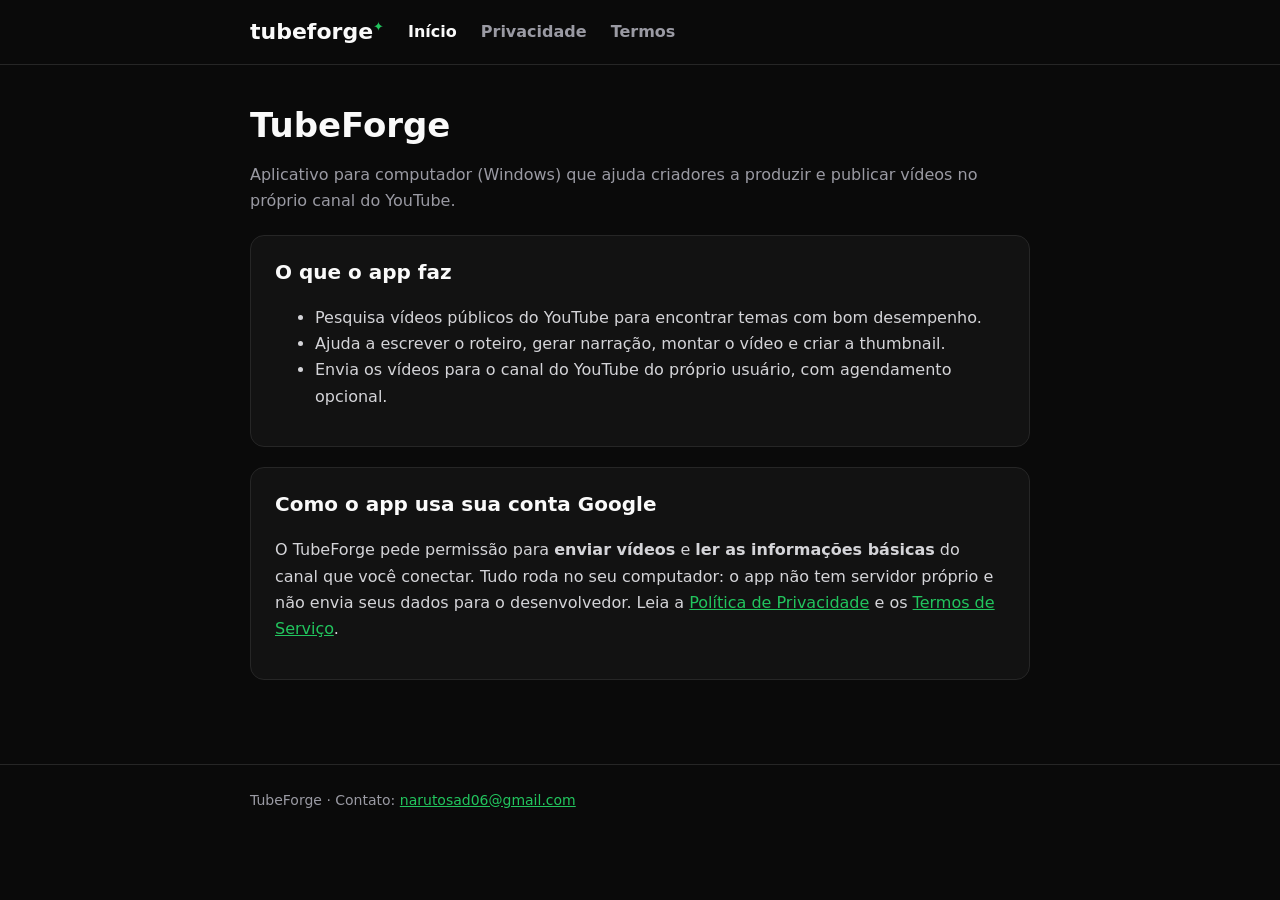
<file: index.html>
<!doctype html>
<html lang="pt-BR">
<head>
<meta charset="utf-8">
<meta name="viewport" content="width=device-width, initial-scale=1">
<title>TubeForge</title>
<meta name="description" content="TubeForge é um aplicativo para computador que ajuda a criar e publicar vídeos no próprio canal do YouTube.">
<link rel="stylesheet" href="style.css">
</head>
<body>
<header><div class="wrap"><nav>
  <a class="logo" href="./">tubeforge<span>✦</span></a>
  <a class="on" href="./">Início</a>
  <a href="privacidade.html">Privacidade</a>
  <a href="termos.html">Termos</a>
</nav></div></header>
<main><div class="wrap">
  <h1>TubeForge</h1>
  <p class="muted">Aplicativo para computador (Windows) que ajuda criadores a produzir e publicar vídeos no próprio canal do YouTube.</p>

  <div class="card">
    <h2 style="margin-top:0">O que o app faz</h2>
    <ul>
      <li>Pesquisa vídeos públicos do YouTube para encontrar temas com bom desempenho.</li>
      <li>Ajuda a escrever o roteiro, gerar narração, montar o vídeo e criar a thumbnail.</li>
      <li>Envia os vídeos para o canal do YouTube do próprio usuário, com agendamento opcional.</li>
    </ul>
  </div>

  <div class="card">
    <h2 style="margin-top:0">Como o app usa sua conta Google</h2>
    <p>O TubeForge pede permissão para <strong>enviar vídeos</strong> e <strong>ler as informações básicas</strong> do canal que você conectar.
    Tudo roda no seu computador: o app não tem servidor próprio e não envia seus dados para o desenvolvedor.
    Leia a <a href="privacidade.html">Política de Privacidade</a> e os <a href="termos.html">Termos de Serviço</a>.</p>
  </div>
</div></main>
<footer><div class="wrap">TubeForge · Contato: <a href="mailto:narutosad06@gmail.com">narutosad06@gmail.com</a></div></footer>
</body>
</html>
</file>
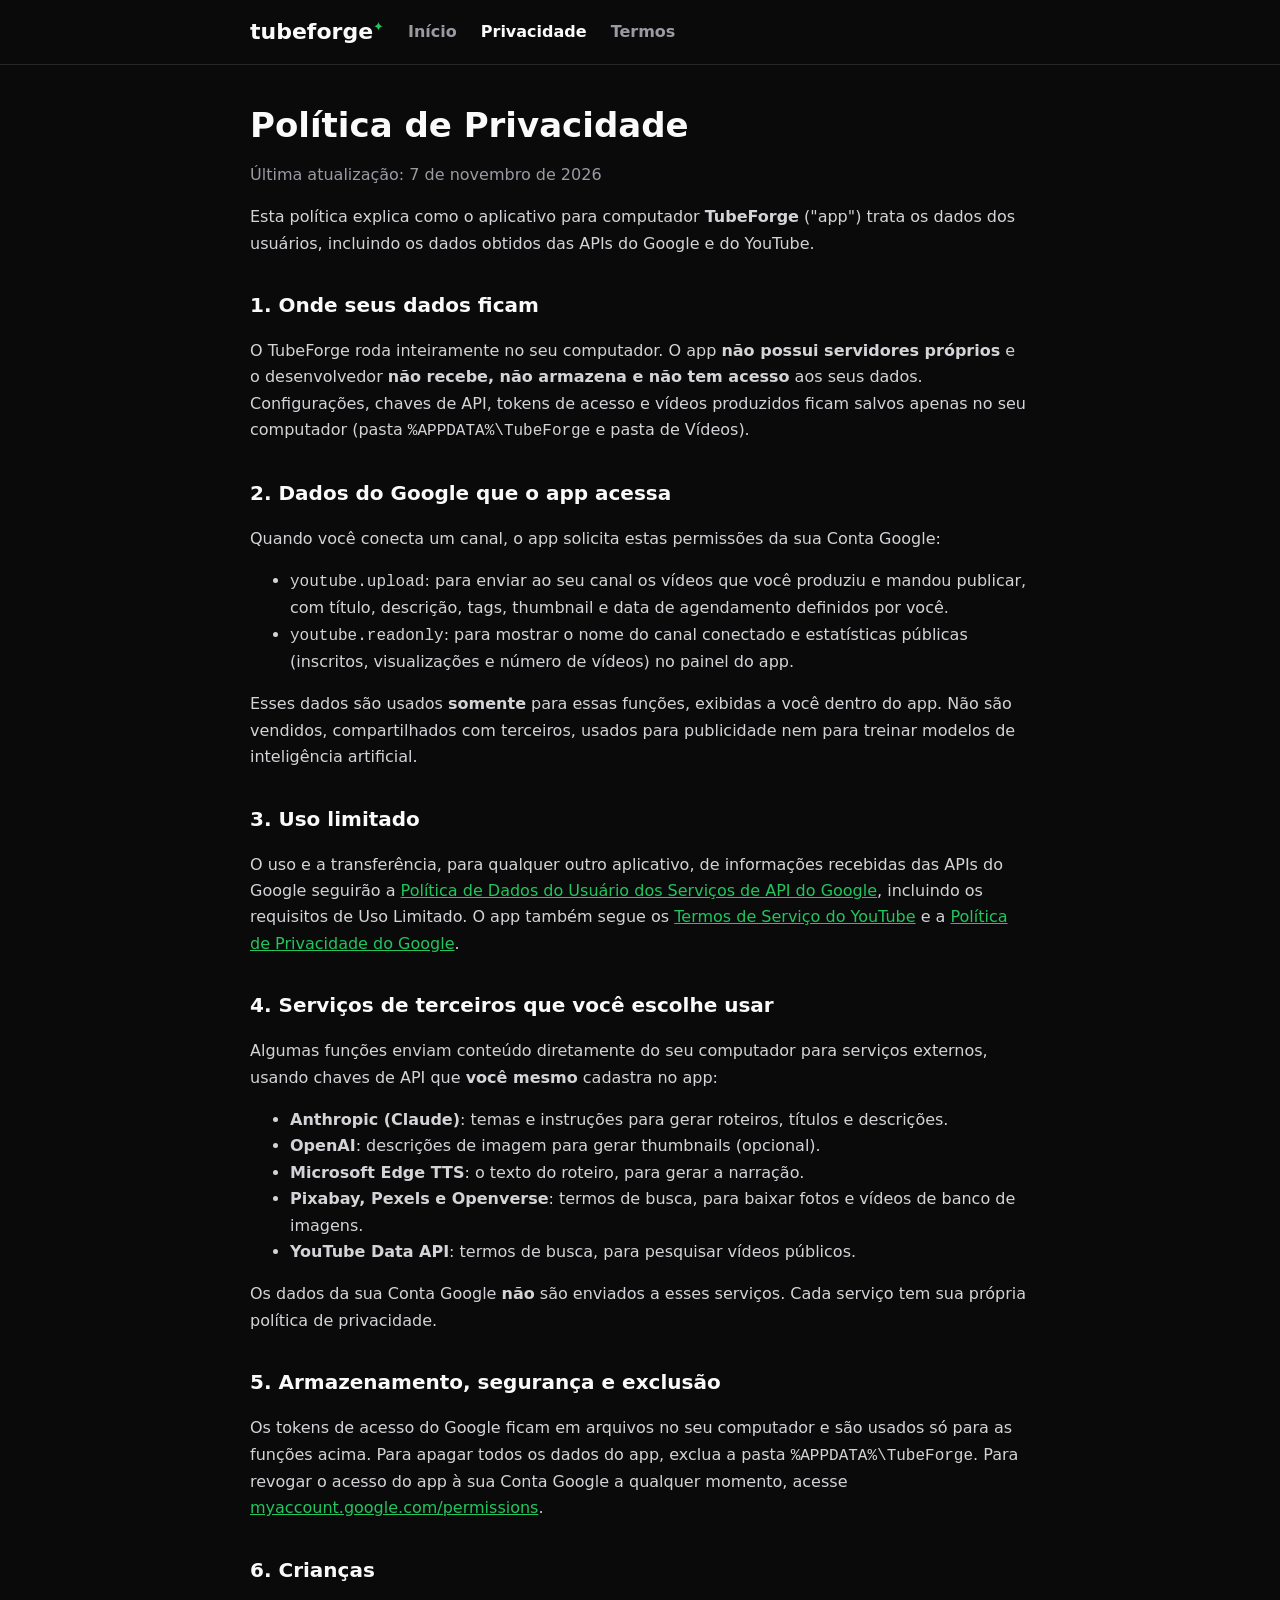
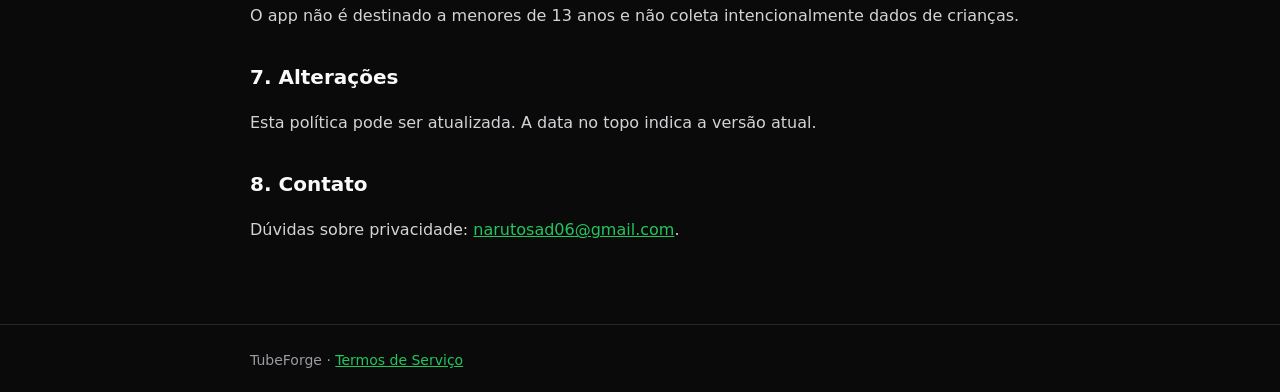
<file: privacidade.html>
<!doctype html>
<html lang="pt-BR">
<head>
<meta charset="utf-8">
<meta name="viewport" content="width=device-width, initial-scale=1">
<title>Política de Privacidade — TubeForge</title>
<link rel="stylesheet" href="style.css">
</head>
<body>
<header><div class="wrap"><nav>
  <a class="logo" href="./">tubeforge<span>✦</span></a>
  <a href="./">Início</a>
  <a class="on" href="privacidade.html">Privacidade</a>
  <a href="termos.html">Termos</a>
</nav></div></header>
<main><div class="wrap">
  <h1>Política de Privacidade</h1>
  <p class="muted">Última atualização: 7 de novembro de 2026</p>

  <p>Esta política explica como o aplicativo para computador <strong>TubeForge</strong> ("app") trata os dados dos usuários,
  incluindo os dados obtidos das APIs do Google e do YouTube.</p>

  <h2>1. Onde seus dados ficam</h2>
  <p>O TubeForge roda inteiramente no seu computador. O app <strong>não possui servidores próprios</strong> e o desenvolvedor
  <strong>não recebe, não armazena e não tem acesso</strong> aos seus dados. Configurações, chaves de API, tokens de acesso e
  vídeos produzidos ficam salvos apenas no seu computador (pasta <code>%APPDATA%\TubeForge</code> e pasta de Vídeos).</p>

  <h2>2. Dados do Google que o app acessa</h2>
  <p>Quando você conecta um canal, o app solicita estas permissões da sua Conta Google:</p>
  <ul>
    <li><code>youtube.upload</code>: para enviar ao seu canal os vídeos que você produziu e mandou publicar, com título,
    descrição, tags, thumbnail e data de agendamento definidos por você.</li>
    <li><code>youtube.readonly</code>: para mostrar o nome do canal conectado e estatísticas públicas
    (inscritos, visualizações e número de vídeos) no painel do app.</li>
  </ul>
  <p>Esses dados são usados <strong>somente</strong> para essas funções, exibidas a você dentro do app. Não são vendidos,
  compartilhados com terceiros, usados para publicidade nem para treinar modelos de inteligência artificial.</p>

  <h2>3. Uso limitado</h2>
  <p>O uso e a transferência, para qualquer outro aplicativo, de informações recebidas das APIs do Google seguirão a
  <a href="https://developers.google.com/terms/api-services-user-data-policy" target="_blank" rel="noopener">Política de Dados do Usuário dos Serviços de API do Google</a>,
  incluindo os requisitos de Uso Limitado. O app também segue os
  <a href="https://www.youtube.com/t/terms" target="_blank" rel="noopener">Termos de Serviço do YouTube</a> e a
  <a href="https://policies.google.com/privacy" target="_blank" rel="noopener">Política de Privacidade do Google</a>.</p>

  <h2>4. Serviços de terceiros que você escolhe usar</h2>
  <p>Algumas funções enviam conteúdo diretamente do seu computador para serviços externos, usando chaves de API que
  <strong>você mesmo</strong> cadastra no app:</p>
  <ul>
    <li><strong>Anthropic (Claude)</strong>: temas e instruções para gerar roteiros, títulos e descrições.</li>
    <li><strong>OpenAI</strong>: descrições de imagem para gerar thumbnails (opcional).</li>
    <li><strong>Microsoft Edge TTS</strong>: o texto do roteiro, para gerar a narração.</li>
    <li><strong>Pixabay, Pexels e Openverse</strong>: termos de busca, para baixar fotos e vídeos de banco de imagens.</li>
    <li><strong>YouTube Data API</strong>: termos de busca, para pesquisar vídeos públicos.</li>
  </ul>
  <p>Os dados da sua Conta Google <strong>não</strong> são enviados a esses serviços. Cada serviço tem sua própria política de privacidade.</p>

  <h2>5. Armazenamento, segurança e exclusão</h2>
  <p>Os tokens de acesso do Google ficam em arquivos no seu computador e são usados só para as funções acima.
  Para apagar todos os dados do app, exclua a pasta <code>%APPDATA%\TubeForge</code>.
  Para revogar o acesso do app à sua Conta Google a qualquer momento, acesse
  <a href="https://myaccount.google.com/permissions" target="_blank" rel="noopener">myaccount.google.com/permissions</a>.</p>

  <h2>6. Crianças</h2>
  <p>O app não é destinado a menores de 13 anos e não coleta intencionalmente dados de crianças.</p>

  <h2>7. Alterações</h2>
  <p>Esta política pode ser atualizada. A data no topo indica a versão atual.</p>

  <h2>8. Contato</h2>
  <p>Dúvidas sobre privacidade: <a href="mailto:narutosad06@gmail.com">narutosad06@gmail.com</a>.</p>
</div></main>
<footer><div class="wrap">TubeForge · <a href="termos.html">Termos de Serviço</a></div></footer>
</body>
</html>
</file>
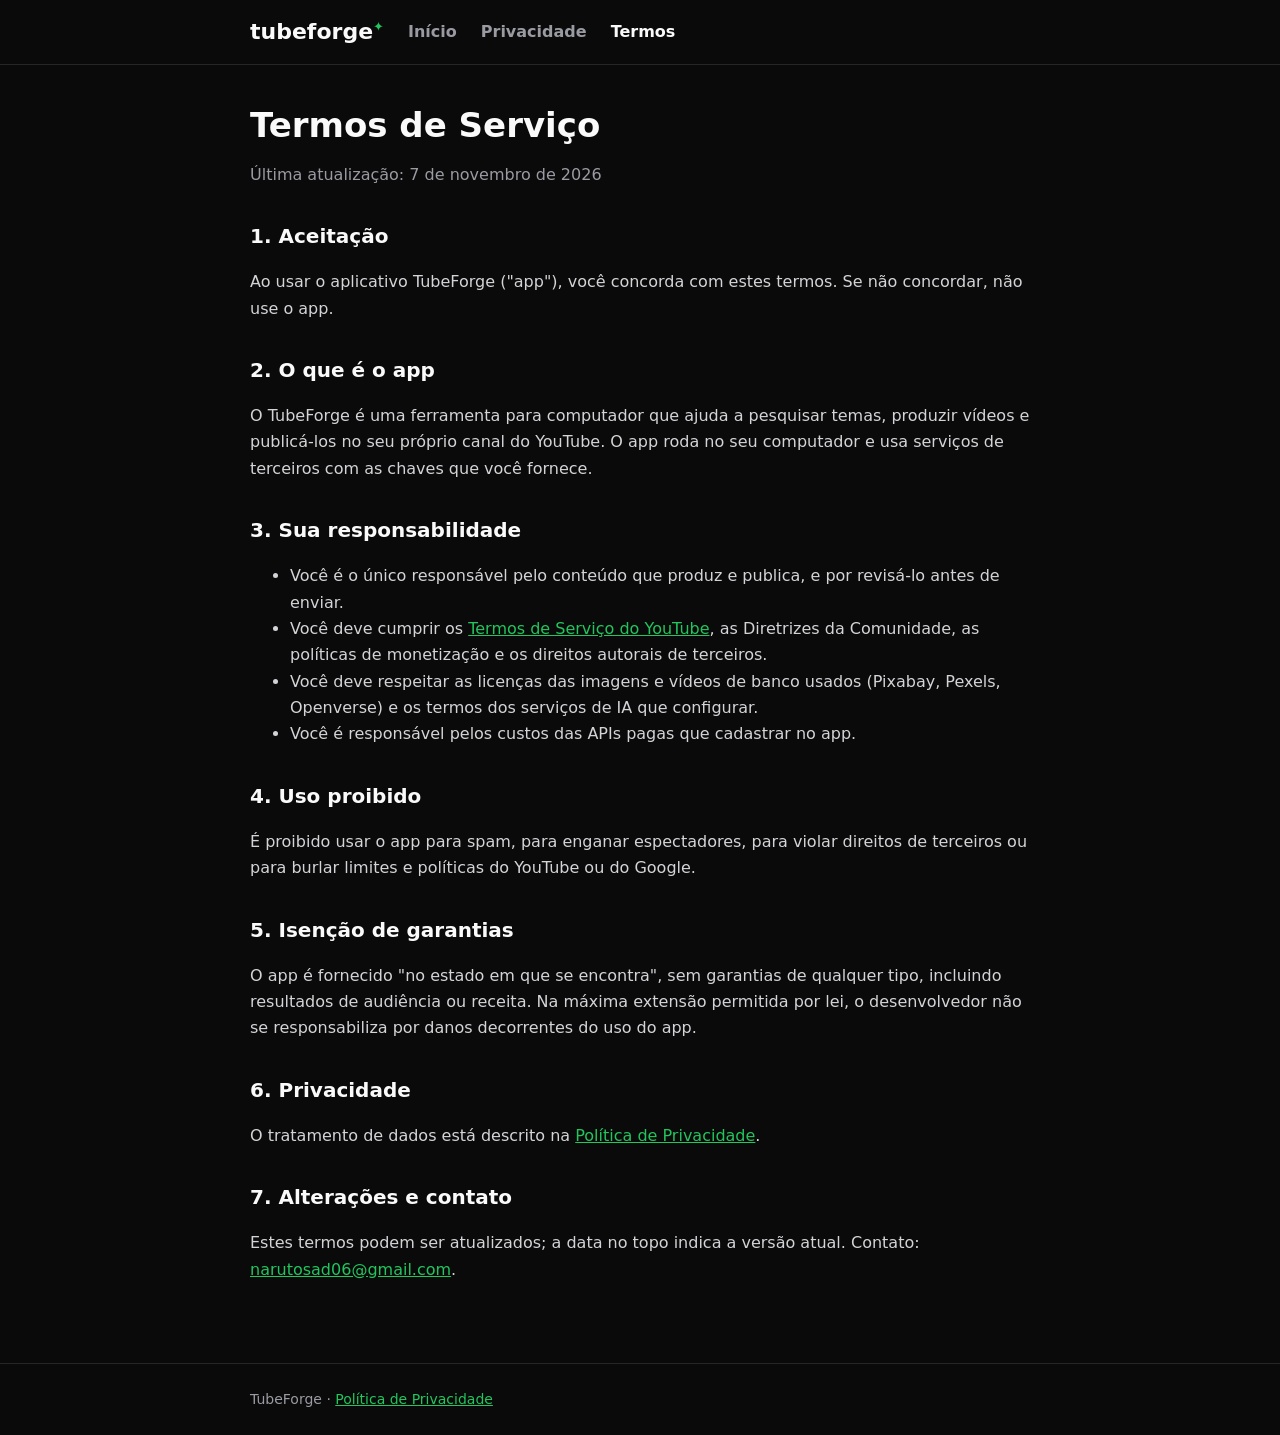
<file: termos.html>
<!doctype html>
<html lang="pt-BR">
<head>
<meta charset="utf-8">
<meta name="viewport" content="width=device-width, initial-scale=1">
<title>Termos de Serviço — TubeForge</title>
<link rel="stylesheet" href="style.css">
</head>
<body>
<header><div class="wrap"><nav>
  <a class="logo" href="./">tubeforge<span>✦</span></a>
  <a href="./">Início</a>
  <a href="privacidade.html">Privacidade</a>
  <a class="on" href="termos.html">Termos</a>
</nav></div></header>
<main><div class="wrap">
  <h1>Termos de Serviço</h1>
  <p class="muted">Última atualização: 7 de novembro de 2026</p>

  <h2>1. Aceitação</h2>
  <p>Ao usar o aplicativo TubeForge ("app"), você concorda com estes termos. Se não concordar, não use o app.</p>

  <h2>2. O que é o app</h2>
  <p>O TubeForge é uma ferramenta para computador que ajuda a pesquisar temas, produzir vídeos e publicá-los no seu
  próprio canal do YouTube. O app roda no seu computador e usa serviços de terceiros com as chaves que você fornece.</p>

  <h2>3. Sua responsabilidade</h2>
  <ul>
    <li>Você é o único responsável pelo conteúdo que produz e publica, e por revisá-lo antes de enviar.</li>
    <li>Você deve cumprir os <a href="https://www.youtube.com/t/terms" target="_blank" rel="noopener">Termos de Serviço do YouTube</a>,
    as Diretrizes da Comunidade, as políticas de monetização e os direitos autorais de terceiros.</li>
    <li>Você deve respeitar as licenças das imagens e vídeos de banco usados (Pixabay, Pexels, Openverse) e os termos
    dos serviços de IA que configurar.</li>
    <li>Você é responsável pelos custos das APIs pagas que cadastrar no app.</li>
  </ul>

  <h2>4. Uso proibido</h2>
  <p>É proibido usar o app para spam, para enganar espectadores, para violar direitos de terceiros ou para burlar
  limites e políticas do YouTube ou do Google.</p>

  <h2>5. Isenção de garantias</h2>
  <p>O app é fornecido "no estado em que se encontra", sem garantias de qualquer tipo, incluindo resultados de
  audiência ou receita. Na máxima extensão permitida por lei, o desenvolvedor não se responsabiliza por danos
  decorrentes do uso do app.</p>

  <h2>6. Privacidade</h2>
  <p>O tratamento de dados está descrito na <a href="privacidade.html">Política de Privacidade</a>.</p>

  <h2>7. Alterações e contato</h2>
  <p>Estes termos podem ser atualizados; a data no topo indica a versão atual. Contato:
  <a href="mailto:narutosad06@gmail.com">narutosad06@gmail.com</a>.</p>
</div></main>
<footer><div class="wrap">TubeForge · <a href="privacidade.html">Política de Privacidade</a></div></footer>
</body>
</html>
</file>
<file: style.css>
:root{--bg:#0a0a0a;--card:#121212;--border:#262626;--text:#fafafa;--muted:#9a9aa3;--accent:#22c55e}
*{box-sizing:border-box}
body{margin:0;background:var(--bg);color:var(--text);font:16px/1.65 "Segoe UI",system-ui,-apple-system,sans-serif}
header{border-bottom:1px solid var(--border)}
.wrap{max-width:820px;margin:0 auto;padding:0 20px}
nav{display:flex;align-items:center;gap:24px;height:64px}
.logo{font-weight:700;font-size:22px;color:var(--text);text-decoration:none}
.logo span{color:var(--accent);font-size:13px;vertical-align:super}
nav a{color:var(--muted);text-decoration:none;font-weight:600}
nav a:hover,nav a.on{color:var(--text)}
main{padding:40px 0 64px}
h1{font-size:34px;line-height:1.2;margin:0 0 8px}
h2{font-size:20px;margin:32px 0 8px}
p,li{color:#d4d4d8}
.muted{color:var(--muted)}
.card{background:var(--card);border:1px solid var(--border);border-radius:14px;padding:20px 24px;margin:20px 0}
a{color:var(--accent)}
footer{border-top:1px solid var(--border);padding:24px 0;color:var(--muted);font-size:14px}
@media (max-width:520px){nav{gap:14px}h1{font-size:28px}}
</file>
